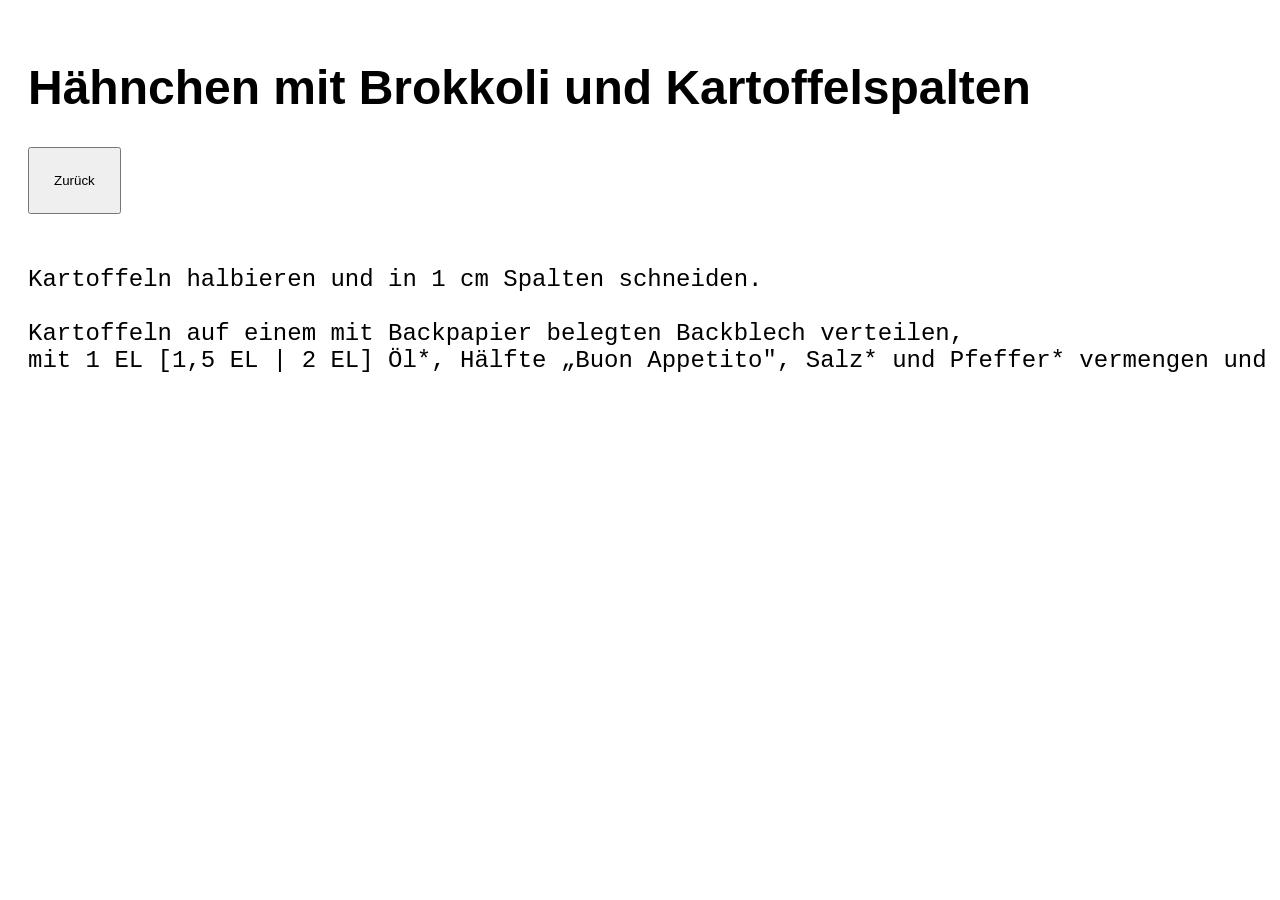
<file: gericht3.html>
<!DOCTYPE html>
<html lang="de">
<head>
<meta charset="UTF-8">
<title>Gericht3</title>

<style>
body {
    font-family: Arial, sans-serif;
	font-size: 24px; /* Base font size */
    padding: 20px;
}

/* ===================== LAYOUT ===================== */
#listen-container {
    display: flex;
    gap: 30px;
    margin-top: 20px;
    align-items: flex-start;
}

#controls {
    max-height: 300px;
    overflow-y: auto;
    padding: 10px;
}

.gericht {
    display: flex;
    align-items: center;
    gap: 12px;
    margin-bottom: 10px;
}

.gericht label {
    display: flex;
    align-items: center;
    gap: 6px;
    cursor: pointer;
}

.icon {
    width: 32px;
    height: 32px;
    cursor: pointer;
}

/* ===================== FULLSCREEN OVERLAY ===================== */
#iconOverlay {
    position: fixed;
    inset: 0;
    background: rgba(0,0,0,0.8);
    display: none;
    align-items: center;
    justify-content: center;
    z-index: 9999;
}

#iconOverlay img {
    max-width: 90vw;
    max-height: 90vh;
}
/* ===================== FULLSCREEN OVERLAY END ===================== */

#zutatenListe {
    padding: 10px;
    min-width: 200px;
}

#zutatenListe li {
    margin-bottom: 6px;
}

</style>
</head>

<body>

<h1>Hähnchen mit Brokkoli und Kartoffelspalten</h1>

<a href="index.html"><button id="rezeptBtn"; style="padding:24px 24px;">Zurück</button> </a>
<br><br>

<div style="flex:1;">

<pre>
Kartoffeln halbieren und in 1 cm Spalten schneiden.

Kartoffeln auf einem mit Backpapier belegten Backblech verteilen,
mit 1 EL [1,5 EL | 2 EL] Öl*, Hälfte „Buon Appetito", Salz* und Pfeffer* vermengen und im Backofen 25 – 30 Min. garen, bis sie goldbraun sind.
</pre>

</div>

<!-- ===================== ICON OVERLAY ===================== -->
<div id="iconOverlay">
    <img id="iconOverlayImg">
</div>
<script>
/* ===================== ICON OVERLAY ===================== */
const overlay = document.getElementById("iconOverlay");
const overlayImg = document.getElementById("iconOverlayImg");

document.querySelectorAll(".icon").forEach(icon => {
    icon.addEventListener("click", e => {
        e.stopPropagation();
        overlayImg.src = icon.src;
        overlay.style.display = "flex";
    });
});

overlay.addEventListener("click", () => overlay.style.display = "none");

/* ===================== LOCAL STORAGE ===================== */
const STORAGE_KEY = "eingekaufteGerichte";

function saveState() {
    const state = {};
    document.querySelectorAll("#controls input").forEach(cb => {
        state[cb.id] = cb.checked;
    });
    localStorage.setItem(STORAGE_KEY, JSON.stringify(state));
}

document.querySelectorAll("#controls input").forEach(cb => {
    cb.addEventListener("change", () => {
        saveState();
        updateMap();
    });
});

window.addEventListener("DOMContentLoaded", () => {
    const saved = localStorage.getItem(STORAGE_KEY);
    if (saved) {
        const state = JSON.parse(saved);
        document.querySelectorAll("#controls input").forEach(cb => {
            cb.checked = !!state[cb.id];
        });
    }
    updateMap();
});

/* ===================== RESET ===================== */
document.getElementById("resetBtn").addEventListener("click", () => {
    document.querySelectorAll("#controls input").forEach(cb => cb.checked = false);
    localStorage.removeItem(STORAGE_KEY);
    updateMap();
});
</script>

</body>
</html>
</file>
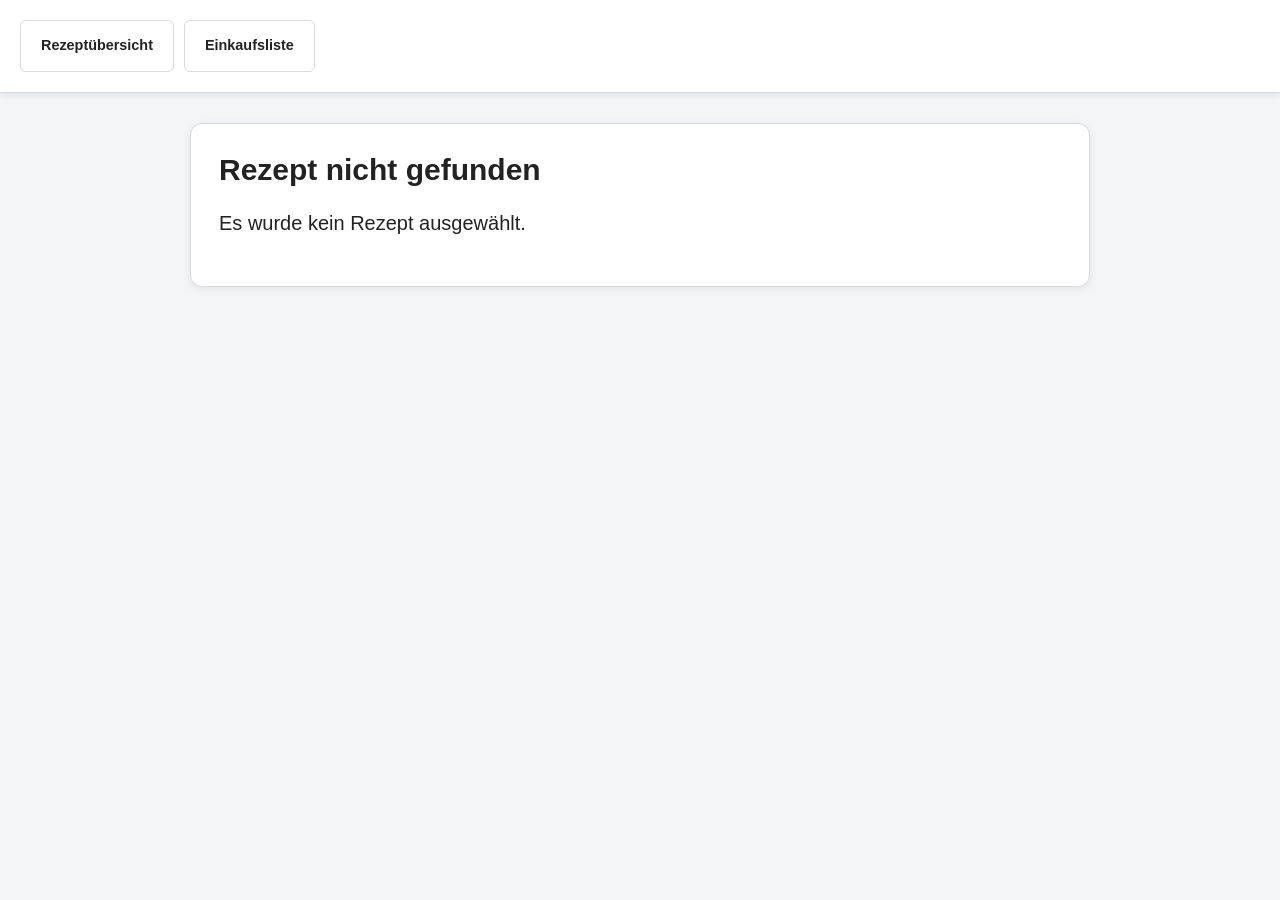
<file: rezept.html>
<!DOCTYPE html>
<html lang="de">
	<head>
		<meta charset="UTF-8">
		<meta name="viewport" content="width=device-width, initial-scale=1.0">

		<link rel="stylesheet" href="assets/css/main.css">

		<title>Rezept</title>
	</head>

	<body>

		<header>
			<nav aria-label="Seitennavigation">
				<a href="rezept_uebersicht.html">
					Rezeptübersicht
				</a>

				<a href="index.html">
					Einkaufsliste
				</a>
			</nav>
		</header>


		<main>

			<!--
				Wird automatisch durch main.js mit dem
				ausgewählten Rezept gefüllt.
			-->
			<article id="rezeptDetails"></article>

		</main>


		<script src="assets/js/main.js"></script>

	</body>
</html>
</file>
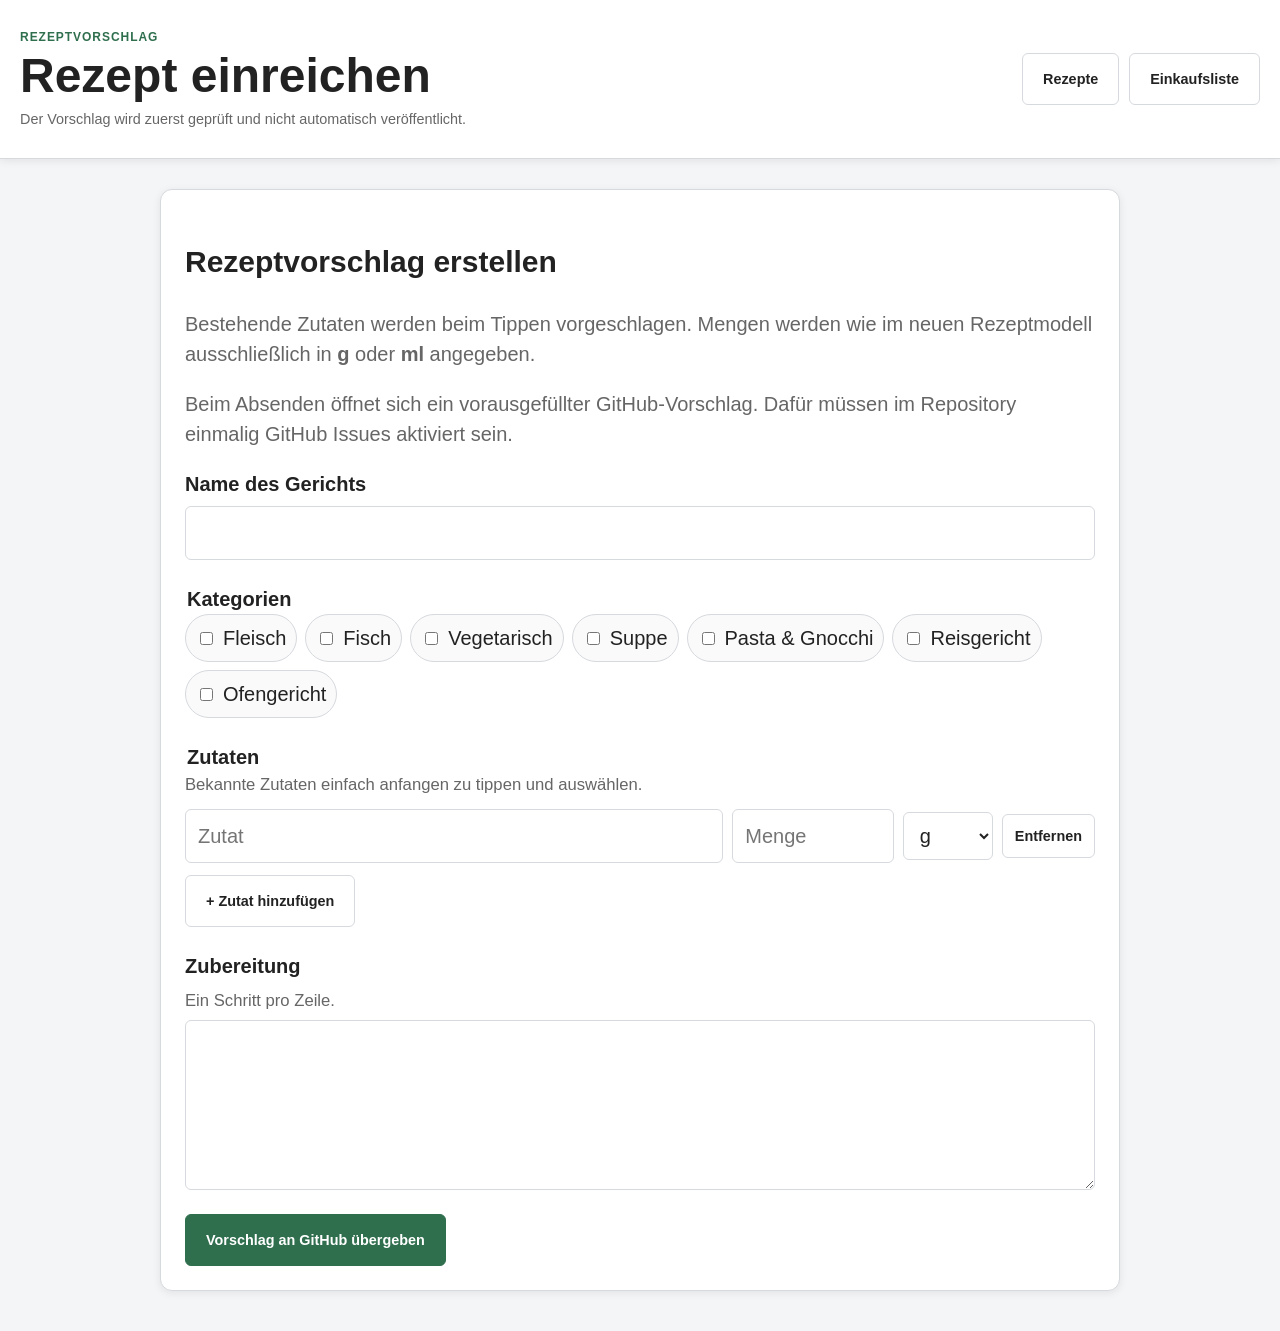
<file: rezept_einreichen.html>
<!DOCTYPE html>
<html lang="de">
<head>
	<meta charset="UTF-8">
	<meta name="viewport" content="width=device-width, initial-scale=1.0">
	<meta
		name="description"
		content="Ein Rezept für die gemeinsame Rezeptsammlung vorschlagen."
	>
	<link rel="stylesheet" href="assets/css/main.css">
	<title>Rezept einreichen</title>
</head>

<body>
	<a class="skip-link" href="#main-content">
		Zum Hauptinhalt
	</a>

	<header class="site-header">
		<div class="page-container header-content">
			<div class="header-heading">
				<p class="eyebrow">Rezeptvorschlag</p>
				<h1>Rezept einreichen</h1>
				<p class="header-description">
					Der Vorschlag wird zuerst geprüft und nicht automatisch veröffentlicht.
				</p>
			</div>

			<nav class="header-actions" aria-label="Seitennavigation">
				<a href="rezept_uebersicht.html" class="button">
					Rezepte
				</a>
				<a href="index.html" class="button">
					Einkaufsliste
				</a>
			</nav>
		</div>
	</header>

	<main id="main-content" class="page-container submission-page">
		<section class="panel submission-panel" aria-labelledby="submission-heading">
			<h2 id="submission-heading">Rezeptvorschlag erstellen</h2>

			<p class="submission-intro">
				Bestehende Zutaten werden beim Tippen vorgeschlagen. Mengen werden
				wie im neuen Rezeptmodell ausschließlich in <strong>g</strong> oder
				<strong>ml</strong> angegeben.
			</p>

			<p class="submission-intro">
				Beim Absenden öffnet sich ein vorausgefüllter GitHub-Vorschlag.
				Dafür müssen im Repository einmalig GitHub Issues aktiviert sein.
			</p>

			<form id="recipeSubmissionForm" class="submission-form">
				<label class="submission-field">
					<span>Name des Gerichts</span>
					<input
						type="text"
						id="submissionRecipeName"
						required
						autocomplete="off"
					>
				</label>

				<fieldset class="submission-group">
					<legend>Kategorien</legend>
					<div
						id="submissionCategories"
						class="submission-categories"
					></div>
				</fieldset>

				<fieldset class="submission-group">
					<legend>Zutaten</legend>
					<small>
						Bekannte Zutaten einfach anfangen zu tippen und auswählen.
					</small>

					<datalist id="ingredientSuggestions"></datalist>

					<div
						id="submissionIngredients"
						class="submission-ingredients"
					></div>

					<div>
						<button
							type="button"
							id="addSubmissionIngredient"
							class="button"
						>
							+ Zutat hinzufügen
						</button>
					</div>
				</fieldset>

				<label class="submission-field">
					<span>Zubereitung</span>
					<small>Ein Schritt pro Zeile.</small>
					<textarea
						id="submissionPreparation"
						required
					></textarea>
				</label>

				<div class="submission-actions">
					<button type="submit" class="button button-secondary">
						Vorschlag an GitHub übergeben
					</button>
				</div>
			</form>

			<section
				id="submissionPreview"
				class="submission-preview"
				hidden
				aria-labelledby="submission-preview-heading"
			>
				<h2 id="submission-preview-heading">JSON-Vorschau</h2>
				<p>
					Das ist der strukturierte Vorschlag, der später geprüft und
					ins CMS übernommen werden kann.
				</p>
				<textarea id="submissionJson" readonly></textarea>
			</section>
		</section>
	</main>

	<script src="assets/js/main.js"></script>
</body>
</html>
</file>
<file: assets/css/main.css>
/* =========================================================
   Einkaufsliste & Rezepte
   Main Stylesheet
   ========================================================= */


/* ---------------------------------------------------------
   1. Variablen und Grundeinstellungen
   --------------------------------------------------------- */

:root {
	--color-background: #f4f5f7;
	--color-surface: #ffffff;
	--color-surface-hover: #f1f3f5;

	--color-text: #222222;
	--color-text-muted: #666666;

	--color-border: #d6d9dd;
	--color-primary: #2f6f4e;
	--color-primary-hover: #275e42;

	--color-danger: #b83b3b;
	--color-danger-hover: #9f3030;

	--color-marker: #d62828;

	--shadow-small:
		0 2px 8px rgba(0, 0, 0, 0.08);

	--shadow-medium:
		0 6px 20px rgba(0, 0, 0, 0.12);

	--border-radius-small: 6px;
	--border-radius-medium: 12px;

	--page-width: 1400px;
}


* {
	box-sizing: border-box;
}


html {
	scroll-behavior: smooth;
}


body {
	margin: 0;

	font-family: Arial, sans-serif;
	font-size: 20px;
	line-height: 1.5;

	color: var(--color-text);
	background: var(--color-background);
}


img {
	max-width: 100%;
}


button,
input {
	font: inherit;
}


/* ---------------------------------------------------------
   2. Allgemeine Hilfsklassen
   --------------------------------------------------------- */

.page-container,
body > main {
	width: min(
		calc(100% - 40px),
		var(--page-width)
	);

	margin-right: auto;
	margin-left: auto;
}


.visually-hidden {
	position: absolute;

	width: 1px;
	height: 1px;

	padding: 0;
	margin: -1px;

	overflow: hidden;

	clip: rect(0, 0, 0, 0);
	white-space: nowrap;

	border: 0;
}


.skip-link {
	position: fixed;
	top: 10px;
	left: 10px;
	z-index: 10000;

	padding: 10px 16px;

	color: #ffffff;
	background: #222222;

	border-radius: var(--border-radius-small);

	text-decoration: none;

	transform: translateY(-200%);
}


.skip-link:focus {
	transform: translateY(0);
}


/* ---------------------------------------------------------
   3. Header
   --------------------------------------------------------- */

.site-header,
body > header {
	margin-bottom: 30px;

	background: var(--color-surface);

	border-bottom: 1px solid var(--color-border);

	box-shadow: var(--shadow-small);
}


.header-content {
	display: flex;
	align-items: center;
	justify-content: space-between;

	gap: 30px;

	padding-top: 28px;
	padding-bottom: 28px;
}


.header-heading {
	min-width: 0;
}


.header-heading h1,
body > header h1 {
	margin-top: 0;
	margin-bottom: 6px;

	font-size: clamp(2rem, 4vw, 3rem);
	line-height: 1.1;
}


.eyebrow {
	margin-top: 0;
	margin-bottom: 4px;

	color: var(--color-primary);

	font-size: 0.75rem;
	font-weight: bold;
	letter-spacing: 0.08em;
	text-transform: uppercase;
}


.header-description {
	max-width: 700px;

	margin: 0;

	color: var(--color-text-muted);

	font-size: 0.9rem;
}


header nav,
.header-actions {
	display: flex;
	align-items: center;
	flex-wrap: wrap;

	gap: 10px;
}


/*
 * Rezeptübersicht und Rezeptdetailseite verwenden aktuell
 * einen einfachen Header ohne .header-content.
 */
body > header:not(.site-header) {
	padding: 20px;
}


/* ---------------------------------------------------------
   4. Buttons und Navigationslinks
   --------------------------------------------------------- */

.button,
#resetBtn,
#rezeptBtn,
header nav a {
	display: inline-flex;
	align-items: center;
	justify-content: center;

	min-height: 52px;

	padding: 12px 20px;

	color: var(--color-text);
	background: var(--color-surface);

	border: 1px solid var(--color-border);
	border-radius: var(--border-radius-small);

	font: inherit;
	font-size: 0.9rem;
	font-weight: bold;
	line-height: 1.2;

	text-align: center;
	text-decoration: none;

	cursor: pointer;

	transition:
		background-color 0.15s ease,
		border-color 0.15s ease,
		color 0.15s ease,
		transform 0.15s ease,
		box-shadow 0.15s ease;
}


.button:hover,
#resetBtn:hover,
#rezeptBtn:hover,
header nav a:hover {
	background: var(--color-surface-hover);

	border-color: #b7bbc0;

	transform: translateY(-1px);

	box-shadow: var(--shadow-small);
}


.button-secondary,
#rezeptBtn {
	color: #ffffff;
	background: var(--color-primary);

	border-color: var(--color-primary);
}


.button-secondary:hover,
#rezeptBtn:hover {
	color: #ffffff;
	background: var(--color-primary-hover);

	border-color: var(--color-primary-hover);
}


.button-danger,
#resetBtn {
	color: #ffffff;
	background: var(--color-danger);

	border-color: var(--color-danger);
}


.button-danger:hover,
#resetBtn:hover {
	color: #ffffff;
	background: var(--color-danger-hover);

	border-color: var(--color-danger-hover);
}


button:focus-visible,
a:focus-visible,
input:focus-visible,
.rezept-card:focus-visible {
	outline: 3px solid #1d4ed8;
	outline-offset: 3px;
}


/* ---------------------------------------------------------
   5. Hauptlayout Einkaufsliste
   --------------------------------------------------------- */

#main-content {
	padding-bottom: 40px;
}


#listen-container {
	display: grid;

	grid-template-columns:
		minmax(320px, 1.4fr)
		minmax(280px, 1fr)
		minmax(220px, 0.7fr);

	align-items: start;

	gap: 24px;
}


/* ---------------------------------------------------------
   6. Allgemeine Panels
   --------------------------------------------------------- */

.panel {
	min-width: 0;

	padding: 24px;

	background: var(--color-surface);

	border: 1px solid var(--color-border);
	border-radius: var(--border-radius-medium);

	box-shadow: var(--shadow-small);
}


.panel-header {
	display: flex;
	align-items: flex-start;
	justify-content: space-between;

	gap: 15px;

	margin-bottom: 18px;
}


.panel-header h2,
.map-header h2 {
	margin: 0;

	font-size: 1.25rem;
	line-height: 1.25;
}


.panel-kicker {
	margin-top: 0;
	margin-bottom: 2px;

	color: var(--color-primary);

	font-size: 0.7rem;
	font-weight: bold;
	letter-spacing: 0.07em;
	text-transform: uppercase;
}


/* ---------------------------------------------------------
   7. Gerichte
   --------------------------------------------------------- */

#controls,
.gerichte-liste {
	max-height: 460px;

	padding-right: 6px;

	overflow-y: auto;

	scrollbar-gutter: stable;
}


.gericht {
	display: flex;
	align-items: center;
	justify-content: space-between;

	gap: 14px;

	min-height: 62px;

	margin-bottom: 10px;
	padding: 8px 10px;

	background: #fafafa;

	border: 1px solid transparent;
	border-radius: var(--border-radius-small);

	transition:
		background-color 0.15s ease,
		border-color 0.15s ease;
}


.gericht:hover {
	background: var(--color-surface-hover);

	border-color: var(--color-border);
}


.gericht:last-child {
	margin-bottom: 0;
}


.gericht label {
	display: flex;
	align-items: center;
	flex: 1;

	gap: 10px;

	min-width: 0;

	cursor: pointer;
}


.gericht input[type="checkbox"] {
	width: 22px;
	height: 22px;

	flex-shrink: 0;

	accent-color: var(--color-primary);

	cursor: pointer;
}


.icon {
	width: 48px;
	height: 48px;

	flex-shrink: 0;

	object-fit: cover;

	border-radius: var(--border-radius-small);

	cursor: pointer;
}


/* ---------------------------------------------------------
   8. Zutatenliste
   --------------------------------------------------------- */

#zutatenListe {
	min-width: 0;

	margin: 0;
	padding-left: 28px;
}


#zutatenListe li {
	margin-bottom: 8px;

	overflow-wrap: anywhere;
}


#zutatenListe li:last-child {
	margin-bottom: 0;
}


#zutatenListe em {
	color: var(--color-text-muted);
}


/* ---------------------------------------------------------
   9. Marktauswahl
   --------------------------------------------------------- */

#marktAuswahl {
	min-width: 0;

	margin: 0;
	padding: 0;

	border: 0;
}


.markt-option,
#marktAuswahl label {
	display: flex;
	align-items: center;

	gap: 10px;

	margin-bottom: 10px;
	padding: 12px;

	background: #fafafa;

	border: 1px solid var(--color-border);
	border-radius: var(--border-radius-small);

	cursor: pointer;

	transition:
		background-color 0.15s ease,
		border-color 0.15s ease;
}


.markt-option:hover,
#marktAuswahl label:hover {
	background: var(--color-surface-hover);

	border-color: #aeb3b8;
}


.markt-option:last-child,
#marktAuswahl label:last-child {
	margin-bottom: 0;
}


#marktAuswahl input[type="radio"] {
	width: 20px;
	height: 20px;

	flex-shrink: 0;

	accent-color: var(--color-primary);

	cursor: pointer;
}


/* ---------------------------------------------------------
   10. Karte
   --------------------------------------------------------- */

#map-container,
.map-section {
	max-width: 1200px;

	margin-top: 30px;
	margin-right: auto;
	margin-left: auto;

	padding: 24px;

	background: var(--color-surface);

	border: 1px solid var(--color-border);
	border-radius: var(--border-radius-medium);

	box-shadow: var(--shadow-small);
}


#map-container.hidden {
	display: none;
}


.map-header {
	margin-bottom: 18px;
}


/*
 * Die Karte, Marker und Popups müssen dieselbe
 * Positionierungsfläche verwenden.
 */
.map-stage {
	position: relative;

	overflow: visible;

	border-radius: var(--border-radius-small);
}


#mapImage,
.map-stage > img {
	display: block;

	width: 100%;
	height: auto;

	border-radius: var(--border-radius-small);
}


/* ---------------------------------------------------------
   11. Kartenmarker
   --------------------------------------------------------- */

.marker {
	position: absolute;

	width: 28px;
	height: 28px;

	display: flex;
	align-items: center;
	justify-content: center;

	padding: 0;

	color: #ffffff;
	background: var(--color-marker);

	border: 2px solid #ffffff;
	border-radius: 50%;

	font-size: 13px;
	font-weight: bold;
	line-height: 1;

	box-shadow:
		0 2px 6px rgba(0, 0, 0, 0.35);

	cursor: pointer;

	transform: translate(-50%, -50%);

	transition:
		transform 0.15s ease,
		box-shadow 0.15s ease;
}


.marker:hover {
	transform:
		translate(-50%, -50%)
		scale(1.15);

	box-shadow:
		0 3px 10px rgba(0, 0, 0, 0.45);
}


/* ---------------------------------------------------------
   12. Karten-Popup
   --------------------------------------------------------- */

.popup {
	position: absolute;
	z-index: 10;

	display: none;

	max-width: 280px;

	padding: 10px 14px;

	color: var(--color-text);
	background: var(--color-surface);

	border: 1px solid #555555;
	border-radius: var(--border-radius-small);

	font-size: 14px;
	line-height: 1.4;
	white-space: pre-line;

	box-shadow: var(--shadow-medium);
}


/* ---------------------------------------------------------
   13. Rezeptbild-Overlay
   --------------------------------------------------------- */

#iconOverlay,
.image-overlay {
	position: fixed;
	inset: 0;
	z-index: 9999;

	display: none;
	align-items: center;
	justify-content: center;

	padding: 20px;

	background: rgba(0, 0, 0, 0.85);

	cursor: pointer;
}


#iconOverlay img,
.image-overlay img {
	display: block;

	max-width: 90vw;
	max-height: 90vh;

	object-fit: contain;

	border-radius: var(--border-radius-small);

	box-shadow:
		0 10px 40px rgba(0, 0, 0, 0.5);
}


/* =========================================================
   REZEPTÜBERSICHT
   ========================================================= */


/* ---------------------------------------------------------
   14. Rezeptkarten-Layout
   --------------------------------------------------------- */

#rezeptListe {
	display: grid;

	grid-template-columns:
		repeat(
			auto-fit,
			minmax(260px, 1fr)
		);

	gap: 20px;

	max-width: 1200px;

	padding-bottom: 40px;
}


/* ---------------------------------------------------------
   15. Rezeptkarte
   --------------------------------------------------------- */

.rezept-card {
	position: relative;

	min-height: 220px;

	display: flex;
	align-items: flex-end;

	overflow: hidden;

	color: #ffffff;

	background-color: #555555;
	background-size: cover;
	background-position: center;

	border-radius: var(--border-radius-medium);

	text-decoration: none;

	box-shadow: var(--shadow-small);

	transition:
		transform 0.15s ease,
		box-shadow 0.15s ease;
}


.rezept-card::before {
	content: "";

	position: absolute;
	inset: 0;

	background:
		linear-gradient(
			to top,
			rgba(0, 0, 0, 0.85) 0%,
			rgba(0, 0, 0, 0.2) 62%,
			rgba(0, 0, 0, 0) 100%
		);
}


.rezept-card:hover {
	transform: translateY(-4px);

	box-shadow: var(--shadow-medium);
}


.rezept-card-title {
	position: relative;
	z-index: 1;

	width: 100%;

	padding: 18px;

	font-size: 1rem;
	font-weight: bold;
	line-height: 1.3;

	text-shadow:
		0 1px 3px rgba(0, 0, 0, 0.8);
}


/* =========================================================
   REZEPTDETAILSEITE
   ========================================================= */


/* ---------------------------------------------------------
   16. Rezept-Container
   --------------------------------------------------------- */

#rezeptDetails {
	max-width: 900px;

	margin: 0 auto 40px;
	padding: 28px;

	background: var(--color-surface);

	border: 1px solid var(--color-border);
	border-radius: var(--border-radius-medium);

	box-shadow: var(--shadow-small);
}


#rezeptDetails h1 {
	margin-top: 0;
	margin-bottom: 20px;

	line-height: 1.2;
}


#rezeptDetails h2 {
	margin-top: 35px;
	margin-bottom: 15px;

	font-size: 1.3rem;
}


/* ---------------------------------------------------------
   17. Rezeptbild
   --------------------------------------------------------- */

.rezept-bild {
	display: block;

	width: 100%;
	max-height: 500px;

	object-fit: cover;

	border-radius: var(--border-radius-medium);

	box-shadow: var(--shadow-small);
}


/* ---------------------------------------------------------
   18. Rezeptinformationen
   --------------------------------------------------------- */

.rezept-meta {
	margin-top: 15px;
	margin-bottom: 25px;

	color: var(--color-text-muted);

	font-size: 0.9rem;
	font-weight: bold;
}


/* ---------------------------------------------------------
   19. Rezept-Zutaten
   --------------------------------------------------------- */

.rezept-zutaten {
	margin: 0;
	padding-left: 30px;
}


.rezept-zutaten li {
	margin-bottom: 8px;
}


/* ---------------------------------------------------------
   20. Zubereitung
   --------------------------------------------------------- */

.rezept-zubereitung {
	margin: 0;
	padding-left: 35px;
}


.rezept-zubereitung li {
	margin-bottom: 18px;
	padding-left: 8px;

	line-height: 1.6;
}


/* =========================================================
   RESPONSIVE
   ========================================================= */


/* ---------------------------------------------------------
   21. Kleinere Desktop-Bildschirme / Tablets
   --------------------------------------------------------- */

@media (max-width: 1100px) {

	#listen-container {
		grid-template-columns:
			minmax(300px, 1fr)
			minmax(260px, 1fr);
	}


	.markt-panel {
		grid-column: 1 / -1;
	}


	#marktAuswahl {
		display: grid;

		grid-template-columns:
			repeat(
				3,
				minmax(0, 1fr)
			);

		gap: 10px;
	}


	.markt-option,
	#marktAuswahl label {
		margin-bottom: 0;
	}
}


/* ---------------------------------------------------------
   22. Tablet / Smartphone
   --------------------------------------------------------- */

@media (max-width: 800px) {

	body {
		font-size: 18px;
	}


	.page-container,
	body > main {
		width: min(
			calc(100% - 30px),
			var(--page-width)
		);
	}


	.header-content {
		flex-direction: column;
		align-items: stretch;

		padding-top: 22px;
		padding-bottom: 22px;
	}


	.header-actions {
		align-items: stretch;
	}


	.header-actions > * {
		flex: 1;
	}


	#listen-container {
		grid-template-columns: 1fr;

		gap: 18px;
	}


	.markt-panel {
		grid-column: auto;
	}


	.panel {
		padding: 20px;
	}


	#controls,
	.gerichte-liste {
		max-height: none;
	}


	#marktAuswahl {
		grid-template-columns: 1fr;
	}


	#map-container,
	.map-section {
		padding: 18px;
	}


	#rezeptListe {
		grid-template-columns:
			repeat(
				auto-fit,
				minmax(220px, 1fr)
			);
	}


	.rezept-card {
		min-height: 180px;
	}


	#rezeptDetails {
		max-width: none;
		padding: 20px;
	}


	.rezept-bild {
		max-height: 400px;
	}
}


/* ---------------------------------------------------------
   23. Kleine Smartphones
   --------------------------------------------------------- */

@media (max-width: 500px) {

	.page-container,
	body > main {
		width: min(
			calc(100% - 20px),
			var(--page-width)
		);
	}


	.site-header,
	body > header {
		margin-bottom: 20px;
	}


	.header-content {
		gap: 20px;
	}


	header nav,
	.header-actions {
		flex-direction: column;
	}


	header nav a,
	header nav button,
	.header-actions > *,
	#resetBtn,
	#rezeptBtn {
		width: 100%;
	}


	.panel {
		padding: 16px;
	}


	.gericht {
		align-items: flex-start;

		padding: 10px;
	}


	.gericht label {
		align-items: flex-start;
	}


	.icon {
		width: 44px;
		height: 44px;
	}


	#map-container,
	.map-section {
		padding: 12px;
	}


	.marker {
		width: 26px;
		height: 26px;
	}


	#rezeptListe {
		grid-template-columns: 1fr;
	}


	.rezept-card {
		min-height: 200px;
	}


	.rezept-card-title {
		padding: 15px;
	}


	#rezeptDetails {
		padding: 16px;
	}


	.rezept-zubereitung {
		padding-left: 28px;
	}
}


/* ---------------------------------------------------------
   24. Reduzierte Bewegungen
   --------------------------------------------------------- */

@media (prefers-reduced-motion: reduce) {

	* {
		scroll-behavior: auto !important;

		transition-duration: 0.01ms !important;
		animation-duration: 0.01ms !important;
		animation-iteration-count: 1 !important;
	}
}

/* =========================================================
   UX-UPDATE-2026-08-25
   Suche, Kategorien, Checklisten, Gruppierung, Submit
   ========================================================= */

.filter-toolbar {
	display: grid;
	grid-template-columns:
		minmax(0, 1fr)
		minmax(150px, 0.45fr);
	gap: 12px;
	margin-bottom: 18px;
}

.filter-field {
	display: grid;
	gap: 6px;
	min-width: 0;
	color: var(--color-text-muted);
	font-size: 0.78rem;
	font-weight: bold;
}

.filter-field input,
.filter-field select,
.submission-form input,
.submission-form select,
.submission-form textarea {
	width: 100%;
	min-width: 0;
	padding: 11px 12px;
	color: var(--color-text);
	background: var(--color-surface);
	border: 1px solid var(--color-border);
	border-radius: var(--border-radius-small);
	font: inherit;
}

.filter-field input:focus,
.filter-field select:focus,
.submission-form input:focus,
.submission-form select:focus,
.submission-form textarea:focus {
	border-color: var(--color-primary);
	outline: 3px solid rgba(29, 78, 216, 0.14);
	outline-offset: 1px;
}

.gericht-text {
	display: grid;
	gap: 2px;
	min-width: 0;
}

.gericht-name {
	font-weight: bold;
}

.gericht-categories {
	color: var(--color-text-muted);
	font-size: 0.72rem;
	line-height: 1.25;
}

.shopping-toolbar {
	margin-bottom: 18px;
	padding-bottom: 16px;
	border-bottom: 1px solid var(--color-border);
}

.filter-toolbar-shopping {
	margin-bottom: 12px;
}

.toggle-control {
	display: flex;
	align-items: center;
	gap: 10px;
	padding: 10px 12px;
	background: #fafafa;
	border: 1px solid var(--color-border);
	border-radius: var(--border-radius-small);
	cursor: pointer;
	font-weight: bold;
}

.toggle-control input {
	width: 21px;
	height: 21px;
	flex-shrink: 0;
	accent-color: var(--color-primary);
	cursor: pointer;
}

.shopping-progress {
	margin: 10px 0 0;
	color: var(--color-text-muted);
	font-size: 0.78rem;
	font-weight: bold;
}

#zutatenListe {
	min-width: 0;
}

.shopping-section {
	margin-bottom: 18px;
}

.shopping-section:last-child {
	margin-bottom: 0;
}

.shopping-section h3 {
	margin: 0 0 9px;
	font-size: 0.92rem;
}

.shopping-dish-group {
	padding: 12px;
	background: #fafafa;
	border: 1px solid var(--color-border);
	border-radius: var(--border-radius-small);
}

.shopping-done-section {
	padding-top: 14px;
	border-top: 1px solid var(--color-border);
}

.shopping-list {
	display: grid;
	gap: 8px;
	margin: 0;
	padding: 0;
	list-style: none;
}

.shopping-item {
	margin: 0;
}

.shopping-item label {
	display: flex;
	align-items: flex-start;
	gap: 10px;
	padding: 8px 9px;
	border-radius: var(--border-radius-small);
	cursor: pointer;
}

.shopping-item label:hover {
	background: var(--color-surface-hover);
}

.shopping-item-checkbox {
	width: 21px;
	height: 21px;
	margin-top: 1px;
	flex-shrink: 0;
	accent-color: var(--color-primary);
	cursor: pointer;
}

.shopping-item-text {
	min-width: 0;
	overflow-wrap: anywhere;
}

.shopping-item.is-done .shopping-item-text {
	color: var(--color-text-muted);
	text-decoration: line-through;
	opacity: 0.8;
}

.empty-state {
	margin: 0;
	color: var(--color-text-muted);
}

.recipe-overview-filters {
	max-width: 900px;
	margin-bottom: 24px;
}

.rezept-card-content {
	position: relative;
	z-index: 1;
	display: grid;
	align-self: stretch;
	align-content: end;
	width: 100%;
}

.rezept-card-content .rezept-card-title {
	padding-bottom: 5px;
}

.rezept-card-categories {
	padding: 0 18px 18px;
	color: rgba(255, 255, 255, 0.9);
	font-size: 0.72rem;
	font-weight: bold;
	text-shadow: 0 1px 3px rgba(0, 0, 0, 0.85);
}

.rezept-card[hidden] {
	display: none;
}

.submission-page {
	padding-bottom: 48px;
}

.submission-panel {
	max-width: 960px;
	margin: 0 auto;
}

.submission-intro {
	margin-top: 0;
	color: var(--color-text-muted);
}

.submission-form {
	display: grid;
	gap: 24px;
}

.submission-field {
	display: grid;
	gap: 7px;
}

.submission-field > span,
.submission-group legend {
	font-weight: bold;
}

.submission-field small,
.submission-group small {
	color: var(--color-text-muted);
}

.submission-form textarea {
	min-height: 170px;
	resize: vertical;
}

.submission-group {
	display: grid;
	gap: 12px;
	margin: 0;
	padding: 0;
	border: 0;
}

.submission-categories {
	display: flex;
	flex-wrap: wrap;
	gap: 8px;
}

.submission-category {
	display: inline-flex;
	align-items: center;
	gap: 7px;
	padding: 8px 10px;
	background: #fafafa;
	border: 1px solid var(--color-border);
	border-radius: 999px;
	cursor: pointer;
}

.submission-category input {
	width: auto;
	accent-color: var(--color-primary);
}

.submission-ingredients {
	display: grid;
	gap: 10px;
}

.submission-ingredient-row {
	display: grid;
	grid-template-columns:
		minmax(180px, 1fr)
		minmax(90px, 0.3fr)
		90px
		auto;
	gap: 9px;
	align-items: center;
}

.submission-remove-ingredient {
	min-height: 44px;
	padding: 9px 12px;
}

.submission-actions {
	display: flex;
	flex-wrap: wrap;
	gap: 10px;
}

.submission-preview {
	padding: 16px;
	background: #fafafa;
	border: 1px solid var(--color-border);
	border-radius: var(--border-radius-small);
}

.submission-preview h2 {
	margin-top: 0;
}

.submission-preview textarea {
	width: 100%;
	min-height: 260px;
	font-family: ui-monospace, SFMono-Regular, Consolas, monospace;
	font-size: 0.8rem;
}

@media (max-width: 800px) {
	.filter-toolbar {
		grid-template-columns: 1fr;
	}

	.submission-ingredient-row {
		grid-template-columns:
			minmax(0, 1fr)
			100px;
	}

	.submission-ingredient-name {
		grid-column: 1 / -1;
	}

	.submission-remove-ingredient {
		grid-column: 1 / -1;
	}
}

@media (max-width: 500px) {
	.submission-actions > *,
	.submission-remove-ingredient {
		width: 100%;
	}

	.submission-ingredient-row {
		grid-template-columns: 1fr 80px;
	}
}

/* =========================================================
   STEP-WORKFLOW-UPDATE-2026-08-25
   ========================================================= */

.purchase-step[hidden],
#backToSelectionBtn[hidden] {
	display: none !important;
}

.step-panel {
	max-width: 980px;
	margin: 0 auto;
}

.step-actions {
	display: flex;
	justify-content: flex-end;
	margin-top: 22px;
	padding-top: 18px;
	border-top: 1px solid var(--color-border);
}

.shopping-step-grid {
	grid-template-columns:
		minmax(340px, 1.5fr)
		minmax(260px, 0.8fr) !important;
}

.toggle-control-locked {
	opacity: 0.58;
	cursor: not-allowed;
}

.toggle-control-locked input,
.toggle-control input:disabled {
	cursor: not-allowed;
}

.toggle-hint {
	margin: 7px 0 0;
	color: var(--color-text-muted);
	font-size: 0.76rem;
	line-height: 1.4;
}

.button:disabled,
.button-disabled,
.button-disabled:hover {
	color: #73777d !important;
	background: #e5e7eb !important;
	border-color: #d1d5db !important;
	box-shadow: none !important;
	transform: none !important;
	cursor: not-allowed !important;
	opacity: 0.75;
}

.confirmation-modal {
	width: min(92vw, 560px);
	padding: 0;
	color: var(--color-text);
	background: transparent;
	border: 0;
}

.confirmation-modal::backdrop {
	background: rgba(0, 0, 0, 0.55);
	backdrop-filter: blur(2px);
}

.confirmation-modal-card {
	padding: 24px;
	background: var(--color-surface);
	border: 1px solid var(--color-border);
	border-radius: var(--border-radius-medium);
	box-shadow: var(--shadow-medium);
}

.confirmation-modal-card h2 {
	margin-top: 0;
	margin-bottom: 10px;
}

.confirmation-modal-card > p:not(.panel-kicker) {
	margin-top: 0;
	color: var(--color-text-muted);
}

.confirmation-modal-actions {
	display: flex;
	justify-content: flex-end;
	flex-wrap: wrap;
	gap: 10px;
	margin-top: 22px;
}

.recipe-overview-heading {
	margin-bottom: 14px;
}

@media (max-width: 800px) {
	.shopping-step-grid {
		grid-template-columns: 1fr !important;
	}

	.step-actions > *,
	.confirmation-modal-actions > * {
		width: 100%;
	}
}
</file>
